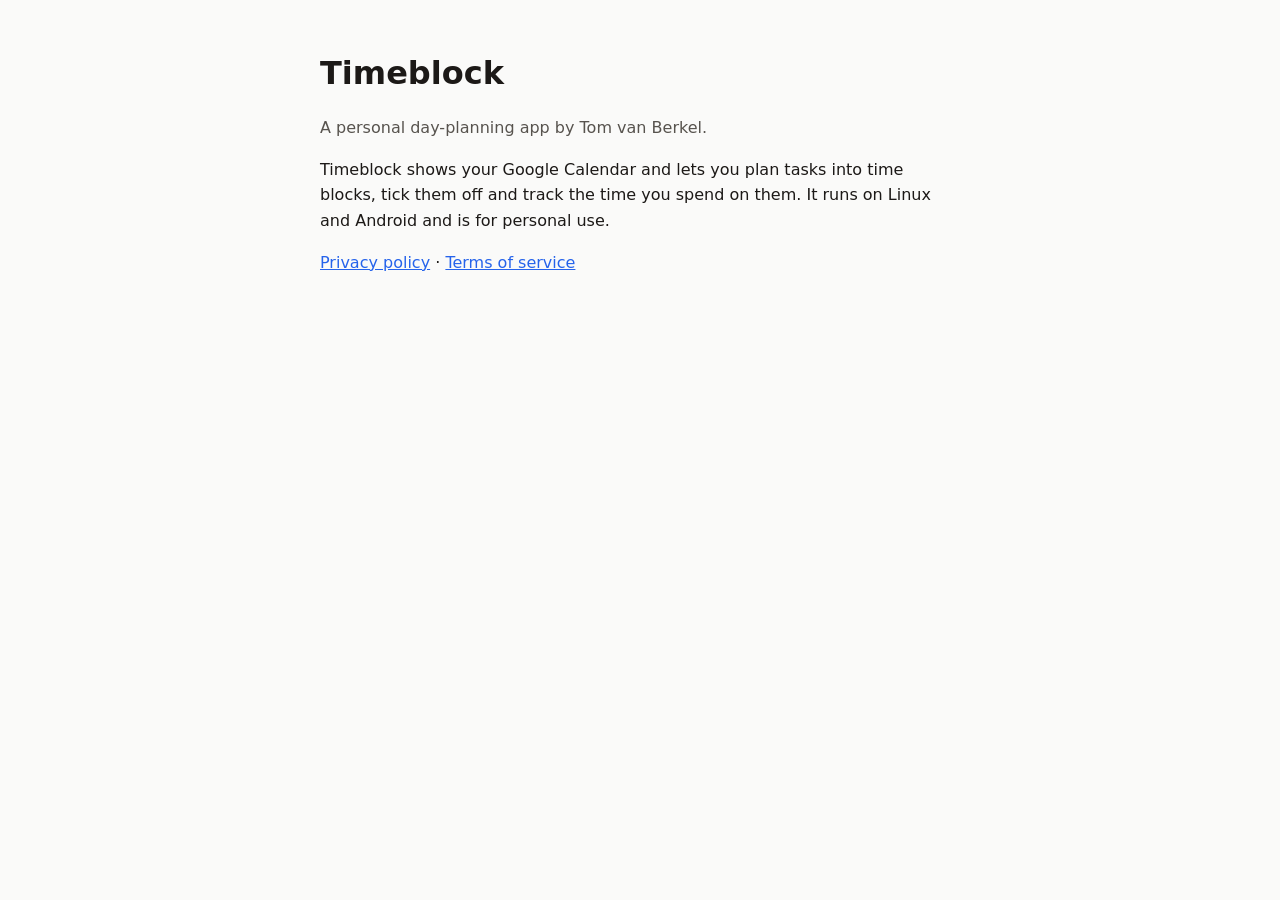
<file: index.html>
<!doctype html>
<html lang="en"><head><meta charset="utf-8"><meta name="viewport" content="width=device-width,initial-scale=1">
<title>Timeblock</title><link rel="stylesheet" href="style.css"></head>
<body>
<h1>Timeblock</h1>
<p class="muted">A personal day-planning app by Tom van Berkel.</p>
<p>Timeblock shows your Google Calendar and lets you plan tasks into time blocks, tick them off and track the time you spend on them. It runs on Linux and Android and is for personal use.</p>
<p><a href="privacy.html">Privacy policy</a> · <a href="terms.html">Terms of service</a></p>
</body></html>
</file>
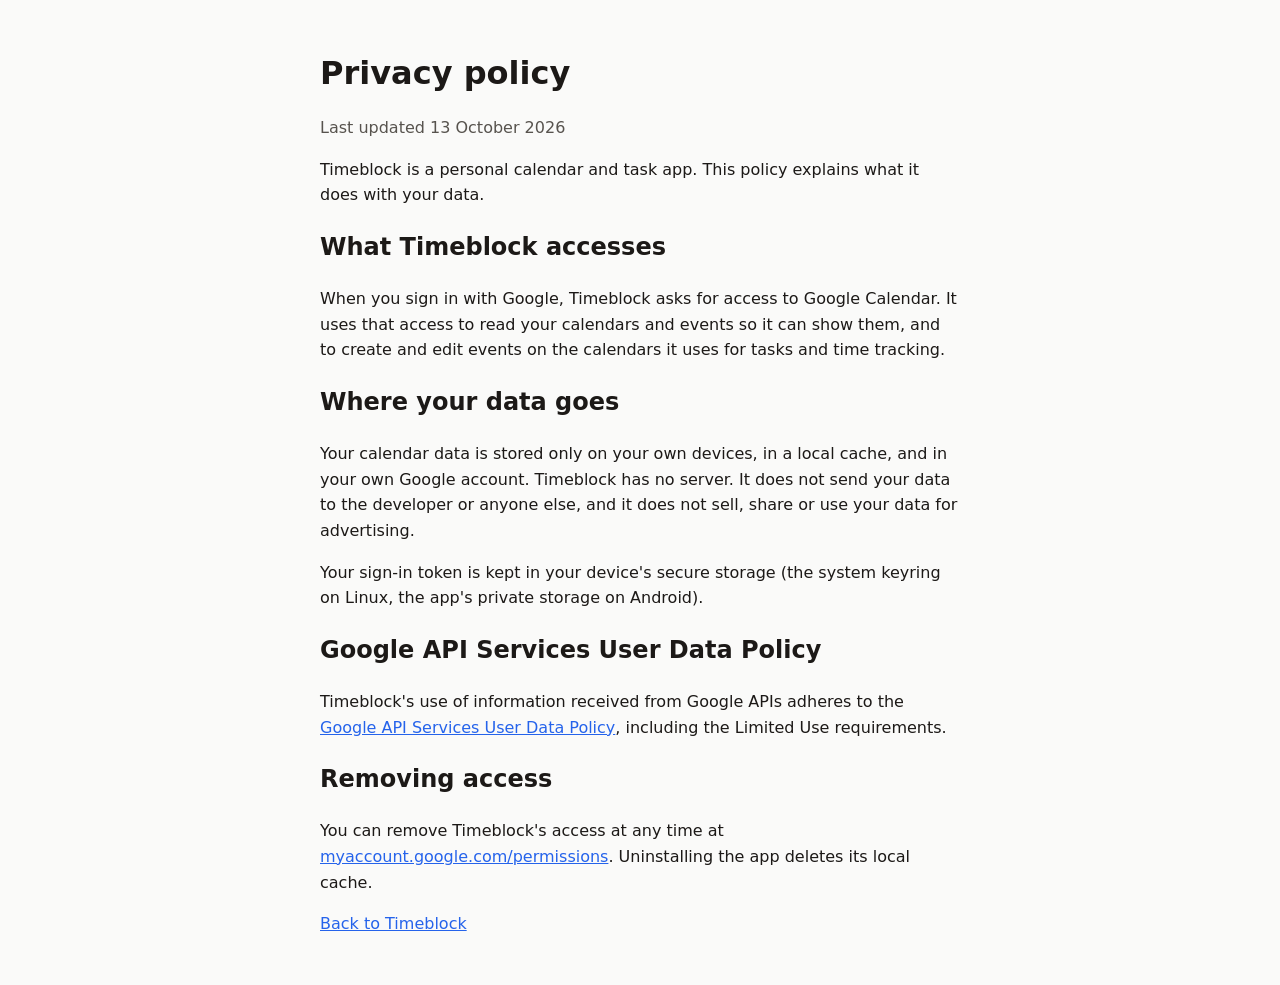
<file: privacy.html>
<!doctype html>
<html lang="en"><head><meta charset="utf-8"><meta name="viewport" content="width=device-width,initial-scale=1">
<title>Timeblock privacy policy</title><link rel="stylesheet" href="style.css"></head>
<body>
<h1>Privacy policy</h1>
<p class="muted">Last updated 13 October 2026</p>
<p>Timeblock is a personal calendar and task app. This policy explains what it does with your data.</p>
<h2>What Timeblock accesses</h2>
<p>When you sign in with Google, Timeblock asks for access to Google Calendar. It uses that access to read your calendars and events so it can show them, and to create and edit events on the calendars it uses for tasks and time tracking.</p>
<h2>Where your data goes</h2>
<p>Your calendar data is stored only on your own devices, in a local cache, and in your own Google account. Timeblock has no server. It does not send your data to the developer or anyone else, and it does not sell, share or use your data for advertising.</p>
<p>Your sign-in token is kept in your device's secure storage (the system keyring on Linux, the app's private storage on Android).</p>
<h2>Google API Services User Data Policy</h2>
<p>Timeblock's use of information received from Google APIs adheres to the <a href="https://developers.google.com/terms/api-services-user-data-policy">Google API Services User Data Policy</a>, including the Limited Use requirements.</p>
<h2>Removing access</h2>
<p>You can remove Timeblock's access at any time at <a href="https://myaccount.google.com/permissions">myaccount.google.com/permissions</a>. Uninstalling the app deletes its local cache.</p>
<p><a href="index.html">Back to Timeblock</a></p>
</body></html>
</file>
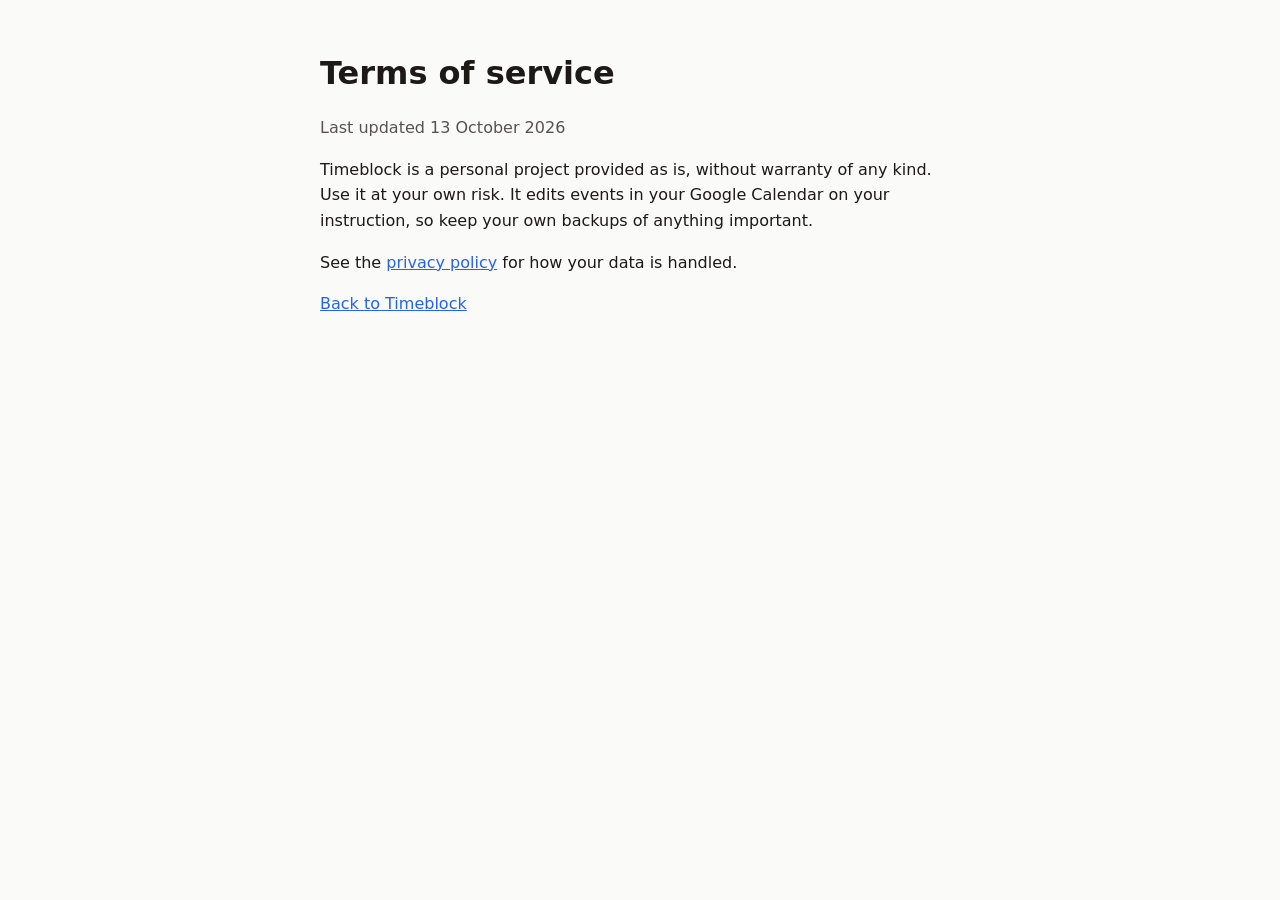
<file: terms.html>
<!doctype html>
<html lang="en"><head><meta charset="utf-8"><meta name="viewport" content="width=device-width,initial-scale=1">
<title>Timeblock terms of service</title><link rel="stylesheet" href="style.css"></head>
<body>
<h1>Terms of service</h1>
<p class="muted">Last updated 13 October 2026</p>
<p>Timeblock is a personal project provided as is, without warranty of any kind. Use it at your own risk. It edits events in your Google Calendar on your instruction, so keep your own backups of anything important.</p>
<p>See the <a href="privacy.html">privacy policy</a> for how your data is handled.</p>
<p><a href="index.html">Back to Timeblock</a></p>
</body></html>
</file>
<file: style.css>
:root { --bg: #fafaf9; --fg: #1c1917; --muted: #57534e; --accent: #2563eb; }
@media (prefers-color-scheme: dark) { :root { --bg: #1c1917; --fg: #f5f5f4; --muted: #a8a29e; --accent: #60a5fa; } }
body { background: var(--bg); color: var(--fg); font: 16px/1.6 system-ui, sans-serif; max-width: 40rem; margin: 3rem auto; padding: 0 1rem; }
a { color: var(--accent); }
h1 { margin-bottom: .25rem; }
p.muted { color: var(--muted); }
</file>
